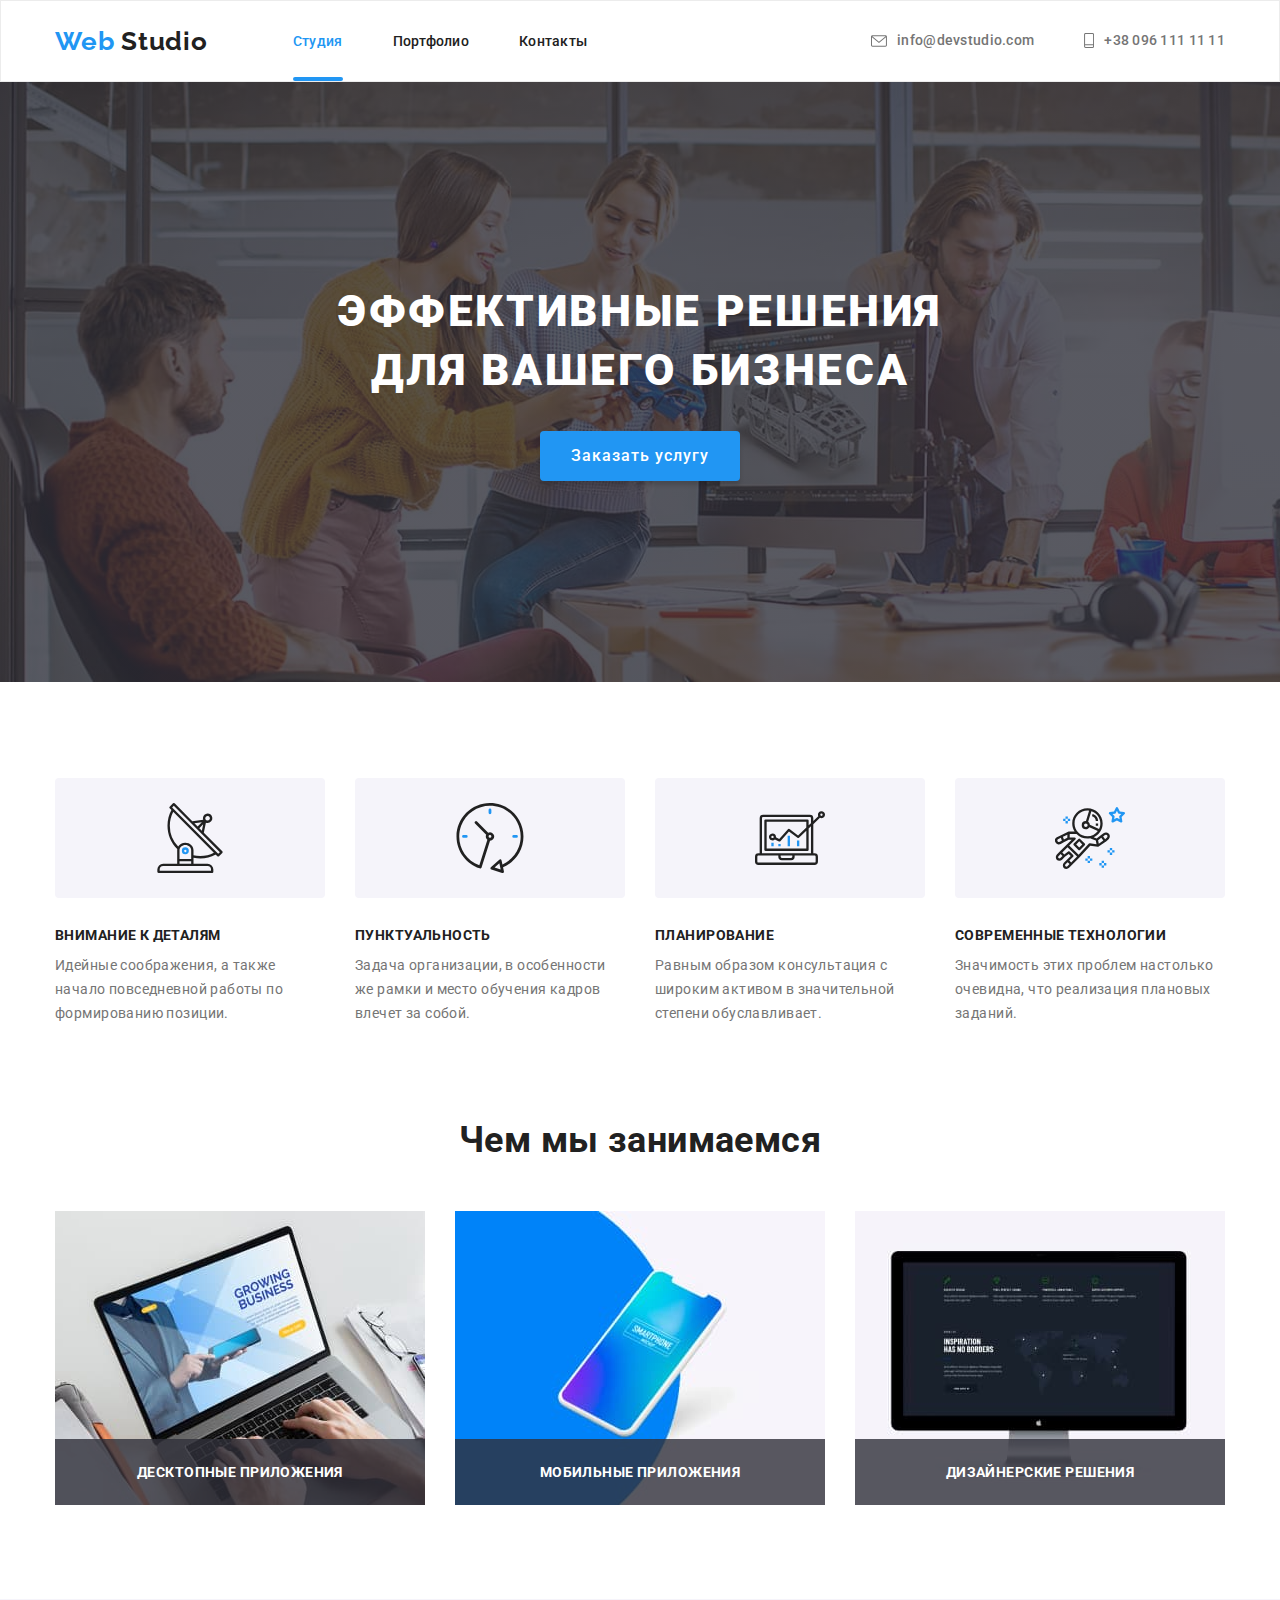
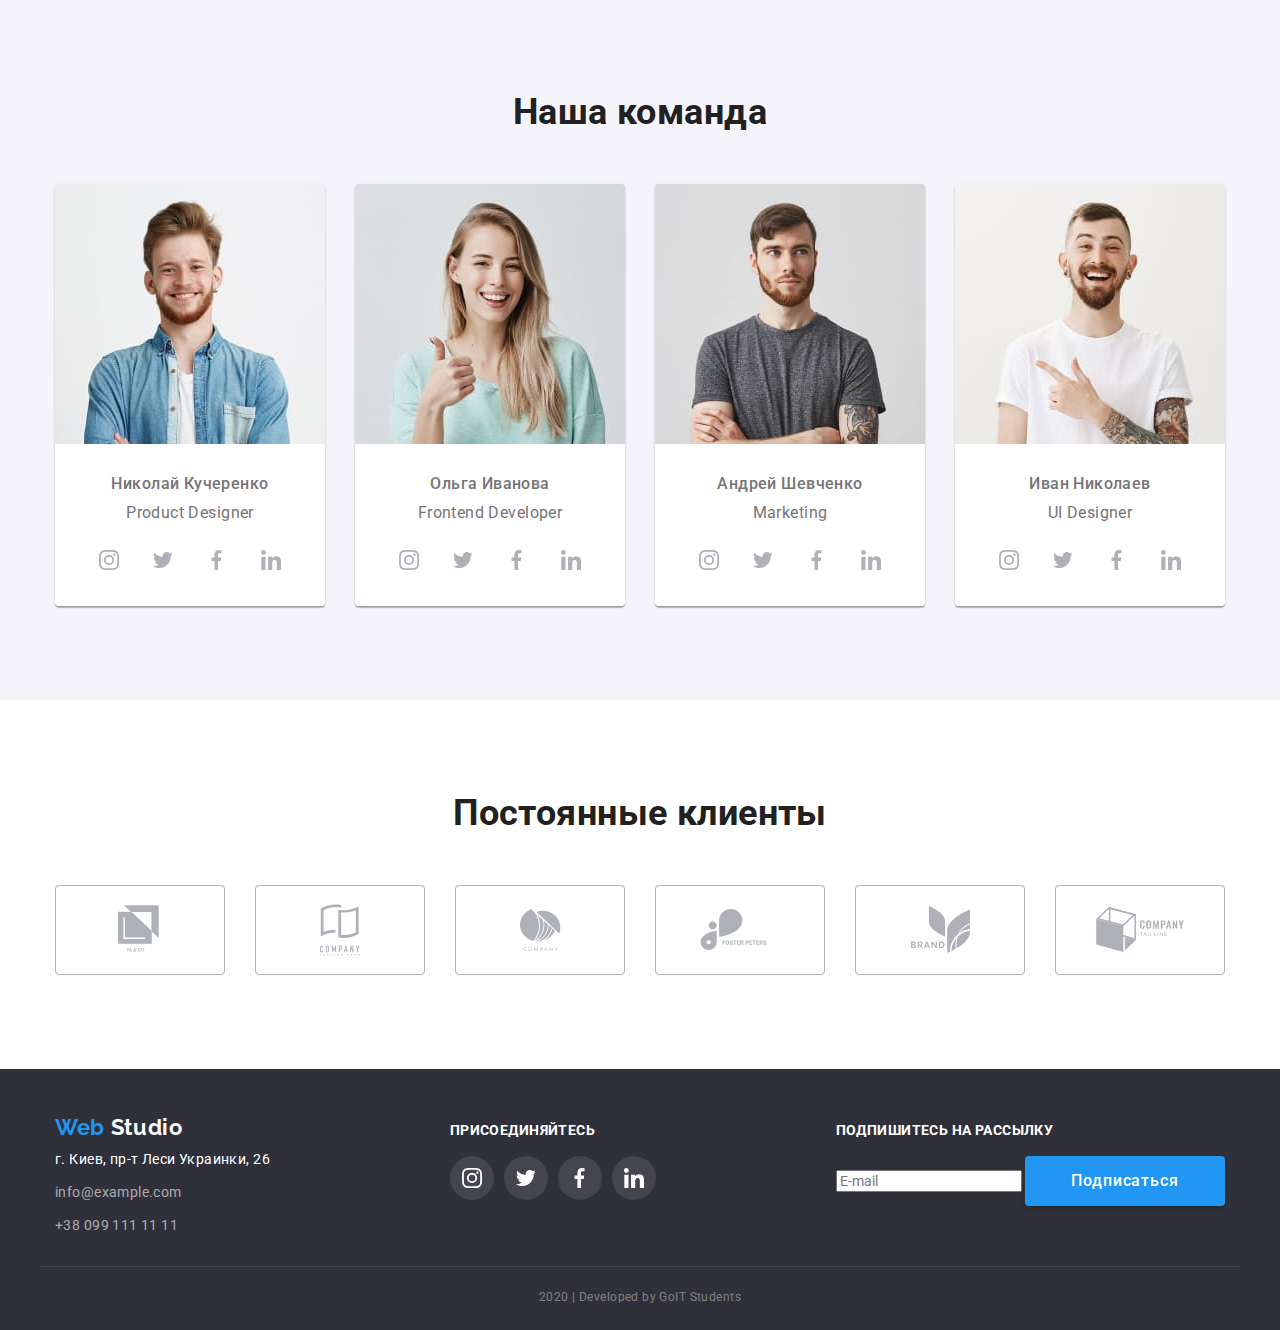
<file: index.html>
<!DOCTYPE html>
<html lang="ru">
  <head>
    <meta charset="UTF-8" />
    <meta name="viewport" content="width=device-width, initial-scale=1.0" />
    <title>Web Studio</title>
    <link
      rel="stylesheet"
      href="https://fonts.googleapis.com/css2?family=Raleway:wght@700&family=Roboto:wght@400;500;700;900&display=swap"
    />
    <link
      rel="stylesheet"
      href="https://cdnjs.cloudflare.com/ajax/libs/modern-normalize/0.6.0/modern-normalize.min.css"
    />
    <link rel="stylesheet" href="./css/styles.css" />
  </head>

  <body class="page">
    <!-- Header -->
    <header>
      <div class="container header-items">
        <p class="logo">
          <span class="logo-blue">Web</span>

          <span class="logo-black"> Studio</span>
        </p>

        <nav class="banner-main">
          <ul class="site-nav nav-list">
            <li class="link-main nav-item">
              <a href="" class="link-strip active-link">Студия</a>
            </li>
            <li class="link-main nav-item">
              <a href="./portfolio.html" class="link-strip">Портфолио</a>
            </li>
            <li class="link-main nav-item">
              <a href="" class="link-strip">Контакты</a>
            </li>
          </ul>
        </nav>
        <ul class="contacts-list">
          <li class="contacts-item">
            <!-- <img src="./img/envelope(hover).svg" alt="The envelope" /> -->
            <!-- class="contact" -->
            <a class="contacts-item-link" href="mailto:info@devstudio.com">
              <svg class="icon-mail">
                <use href="./img/sprite.svg#envelopehover"></use>
              </svg>
              info@devstudio.com</a
            >
          </li>
          <li class="contacts-item">
            <!-- <img src="./img/phone.svg" alt="Phone" /> -->

            <a class="contacts-item-link" href="tel:+380961111111"
              ><svg class="icon-phone">
                <use href="./img/sprite.svg#phone"></use>
              </svg>
              +38 096 111 11 11</a
            >
          </li>
        </ul>
      </div>
    </header>
    <main>
      <!-- Banner -->

      <div class="hero-banner">
        <section class="hero">
          <h1 class="hero-title">
            ЭФФЕКТИВНЫЕ РЕШЕНИЯ <br />ДЛЯ ВАШЕГО БИЗНЕСА
          </h1>
          <button type="button" class="button primary">Заказать услугу</button>
        </section>
      </div>
      <!-- Our advantages -->
      <section class="section">
        <div class="container">
          <h2 class="advantages">Наши преймущенства</h2>
          <ul class="advantages-list">
            <li class="advantages-item">
              <div class="advantages-img">
                <svg class="icon">
                  <use href="./img/sprite.svg#Antenna"></use>
                </svg>
                <!-- <img src="./img/Antenna.svg" alt="Antenna" /> -->
              </div>
              <h2 class="section-title">ВНИМАНИЕ К ДЕТАЛЯМ</h2>
              <p class="text-p">
                Идейные соображения, а также <br />
                начало повседневной работы по <br />
                формированию позиции.
              </p>
            </li>
            <li class="advantages-item">
              <div class="advantages-img">
                <svg class="icon">
                  <use href="./img/sprite.svg#Clock"></use>
                </svg>
              </div>
              <h2 class="section-title">ПУНКТУАЛЬНОСТЬ</h2>
              <p class="text-p">
                Задача организации, в особенности <br />
                же рамки и место обучения кадров <br />
                влечет за собой.
              </p>
            </li>
            <li class="advantages-item">
              <div class="advantages-img">
                <svg class="icon">
                  <use href="./img/sprite.svg#Schedule"></use>
                </svg>
              </div>
              <h2 class="section-title">ПЛАНИРОВАНИЕ</h2>
              <p class="text-p">
                Равным образом консультация с <br />
                широким активом в значительной <br />степени обуславливает.
              </p>
            </li>
            <li class="advantages-item">
              <div class="advantages-img">
                <svg class="icon">
                  <use href="./img/sprite.svg#Modernity"></use>
                </svg>
              </div>
              <h2 class="section-title">СОВРЕМЕННЫЕ ТЕХНОЛОГИИ</h2>
              <p class="text-p">
                Значимость этих проблем настолько <br />очевидна, что реализация
                плановых <br />
                заданий.
              </p>
            </li>
          </ul>
        </div>
      </section>
      <!-- Line class -->

      <!-- <section class="section-do">
        <div class="container">
          <h3 class="advantages">
            Чем мы занимаемся
          </h3>
          <ul class="do-list">
            <li class="do-item">
              <a href="#" class="do-link">
                <div class="advantages-img">
                  <img src="./img/laptop.jpg" alt="Laptop" />
                </div>
                <h2 class="section-title">ДЕСКТОПНЫЕ ПРИЛОЖЕНИЯ</h2>
              </a>
            </li>
            <li class="do-item">
              <a href="#" class="do-link">
                <div class="advantages-img">
                  <img src="./img/box.jpg" alt="Smartphone" />
                </div>
                <h2 class="section-title">МОБИЛЬНЫЕ ПРИЛОЖЕНИЯ</h2>
              </a>
            </li>
            <li class="do-item">
              <a href="#" class="do-link">
                <div class="advantages-img">
                  <img src="./img/monitor.jpg" alt="IMac" />
                </div>
                <h2 class="section-title">ДИЗАЙНЕРСКИЕ РЕШЕНИЯ</h2>
              </a>
            </li>
          </ul>
        </div>
      </section> -->
      <section class="section-do">
        <div class="container-line">
          <h2 class="advantages">Чем мы занимаемся</h2>
          <ul class="do-list">
            <li class="do-item">
              <a class="do-link" href="#">
                <div>
                  <img src="./img/laptop.jpg" alt="Изображение ноутбука" />
                </div>
                <h2 class="section-title">Десктопные приложения</h2>
              </a>
            </li>
            <li class="do-item">
              <a class="do-link" href="#">
                <div>
                  <img src="./img/box.jpg" alt="Изображение телефона" />
                </div>
                <h2 class="section-title">Мобильные приложения</h2>
              </a>
            </li>
            <li class="do-item">
              <a class="do-link" href="#">
                <div>
                  <img src="./img/monitor.jpg" alt="Изображение монитора" />
                </div>
                <h2 class="section-title">Дизайнерские решения</h2>
              </a>
            </li>
          </ul>
        </div>
      </section>

      <!-- Наша команда  -->
      <section class="comand">
        <div class="container">
          <h3 class="advantages">Наша команда</h3>
          <ul class="comand-list">
            <li class="comand-item">
              <div class="comand-img">
                <img src="./img/team-1.jpg" alt="Human" />
              </div>
              <div class="comand-info">
                <h4 class="name-people">Николай Кучеренко</h4>
                <p class="text-par">Product Designer</p>
                <ul class="social">
                  <li class="social-item">
                    <a class="social-item-link" href="">
                      <svg class="icon-social">
                        <use href="./img/sprite.svg#instagram"></use></svg
                    ></a>
                  </li>
                  <li class="social-item">
                    <a class="social-item-link" href=""
                      ><svg class="icon-social">
                        <use href="./img/sprite.svg#Twitter"></use>
                      </svg>
                    </a>
                  </li>
                  <li class="social-item">
                    <a class="social-item-link" href=""
                      ><svg class="icon-social">
                        <use href="./img/sprite.svg#Facebook"></use></svg
                    ></a>
                  </li>
                  <li class="social-item">
                    <a class="social-item-link" href=""
                      ><svg class="icon-social">
                        <use href="./img/sprite.svg#linkedin"></use></svg
                    ></a>
                  </li>
                </ul>
              </div>
            </li>

            <li class="comand-item">
              <div class="comand-img">
                <img src="./img/team-2.jpg" alt="Human" />
              </div>
              <div class="comand-info">
                <h4 class="name-people">Ольга Иванова</h4>
                <p class="text-par">Frontend Developer</p>
                <ul class="social">
                  <li class="social-item">
                    <a class="social-item-link" href="">
                      <svg class="icon-social">
                        <use href="./img/sprite.svg#instagram"></use></svg
                    ></a>
                  </li>
                  <li class="social-item">
                    <a class="social-item-link" href=""
                      ><svg class="icon-social">
                        <use href="./img/sprite.svg#Twitter"></use>
                      </svg>
                    </a>
                  </li>
                  <li class="social-item">
                    <a class="social-item-link" href=""
                      ><svg class="icon-social">
                        <use href="./img/sprite.svg#Facebook"></use></svg
                    ></a>
                  </li>
                  <li class="social-item">
                    <a class="social-item-link" href=""
                      ><svg class="icon-social">
                        <use href="./img/sprite.svg#linkedin"></use></svg
                    ></a>
                  </li>
                </ul>
              </div>
            </li>
            <li class="comand-item">
              <div class="comand-img">
                <img src="./img/team-3.jpg" alt="Human" />
              </div>
              <div class="comand-info">
                <h4 class="name-people">Андрей Шевченко</h4>
                <p class="text-par">Marketing</p>
                <ul class="social">
                  <li class="social-item">
                    <a class="social-item-link" href="">
                      <svg class="icon-social">
                        <use href="./img/sprite.svg#instagram"></use></svg
                    ></a>
                  </li>
                  <li class="social-item">
                    <a class="social-item-link" href=""
                      ><svg class="icon-social">
                        <use href="./img/sprite.svg#Twitter"></use>
                      </svg>
                    </a>
                  </li>
                  <li class="social-item">
                    <a class="social-item-link" href=""
                      ><svg class="icon-social">
                        <use href="./img/sprite.svg#Facebook"></use></svg
                    ></a>
                  </li>
                  <li class="social-item">
                    <a class="social-item-link" href=""
                      ><svg class="icon-social">
                        <use href="./img/sprite.svg#linkedin"></use></svg
                    ></a>
                  </li>
                </ul>
              </div>
            </li>
            <li class="comand-item">
              <div class="comand-img">
                <img src="./img/team-4.jpg" alt="Human" />
              </div>
              <div class="comand-info">
                <h4 class="name-people">Иван Николаев</h4>
                <p class="text-par">UI Designer</p>
                <ul class="social">
                  <li class="social-item">
                    <a class="social-item-link" href="">
                      <svg class="icon-social">
                        <use href="./img/sprite.svg#instagram"></use></svg
                    ></a>
                  </li>
                  <li class="social-item">
                    <a class="social-item-link" href=""
                      ><svg class="icon-social">
                        <use href="./img/sprite.svg#Twitter"></use>
                      </svg>
                    </a>
                  </li>
                  <li class="social-item">
                    <a class="social-item-link" href=""
                      ><svg class="icon-social">
                        <use href="./img/sprite.svg#Facebook"></use></svg
                    ></a>
                  </li>
                  <li class="social-item">
                    <a class="social-item-link" href=""
                      ><svg class="icon-social">
                        <use href="./img/sprite.svg#linkedin"></use></svg
                    ></a>
                  </li>
                </ul>
              </div>
            </li>
          </ul>
        </div>
      </section>
      <!-- Постоянные клиенты -->
      <section class="clients">
        <div class="container">
          <h3 class="advantages">Постоянные клиенты</h3>
          <ul class="clients-list">
            <li class="clients-item">
              <a class="clients-item-link" href=""
                ><svg class="clients-icon" width="45px" height="50px">
                  <use href="./img/sprite.svg#clients-1"></use></svg
              ></a>
            </li>
            <li class="clients-item">
              <a class="clients-item-link" href=""
                ><svg class="clients-icon" width="40" height="52">
                  <use href="./img/sprite.svg#clients-2"></use></svg
              ></a>
            </li>
            <li class="clients-item">
              <a class="clients-item-link" href=""
                ><svg class="clients-icon" width="41" height="42.6">
                  <use href="./img/sprite.svg#clients-3"></use></svg
              ></a>
            </li>
            <li class="clients-item">
              <a class="clients-item-link" href="">
                <svg class="clients-icon" width="80" height="42">
                  <use href="./img/sprite.svg#clients-4"></use></svg
              ></a>
            </li>
            <li class="clients-item">
              <a class="clients-item-link" href=""
                ><svg class="clients-icon" width="59" height="47">
                  <use href="./img/sprite.svg#clients-5"></use></svg
              ></a>
            </li>
            <li class="clients-item">
              <a class="clients-item-link" href=""
                ><svg class="clients-icon" width="88.48" height="45.44">
                  <use href="./img/sprite.svg#clients-6"></use></svg
              ></a>
            </li>
          </ul>
        </div>
      </section>
    </main>

    <!-- Футер -->
    <!-- class="footer" -->
    <footer class="option-footer">
      <div class="container">
        <div>
          <a href="" class="logo">
            <span class="logo-blue">Web</span>
            <span class="logo-white">Studio</span>
          </a>

          <address class="address">
            <ul class="address-list">
              <li class="address-item">
                г. Киев, пр-т Леси Украинки, 26
              </li>
              <li class="address-item">
                <a
                  class="address-item-link"
                  href="mailto:info@example.com"
                  class="link-footer"
                  >info@example.com</a
                >
              </li>
              <li class="address-item">
                <a
                  class="address-item-link"
                  href="tel:+380991111111"
                  class="link-footer"
                  >+38 099 111 11 11</a
                >
              </li>
            </ul>
          </address>
        </div>
        <!-- class="join-social" -->
        <div>
          <!-- section-title white -->
          <p class="join">ПРИСОЕДИНЯЙТЕСЬ</p>
          <ul class="social">
            <li class="social-item">
              <a class="social-item-link" href="">
                <svg class="icon-social">
                  <use href="./img/sprite.svg#instagram"></use></svg
              ></a>
            </li>
            <li class="social-item">
              <a class="social-item-link" href=""
                ><svg class="icon-social">
                  <use href="./img/sprite.svg#Twitter"></use>
                </svg>
              </a>
            </li>
            <li class="social-item">
              <a class="social-item-link" href=""
                ><svg class="icon-social">
                  <use href="./img/sprite.svg#Facebook"></use></svg
              ></a>
            </li>
            <li class="social-item">
              <a class="social-item-link" href=""
                ><svg class="icon-social">
                  <use href="./img/sprite.svg#linkedin"></use></svg
              ></a>
            </li>
          </ul>
        </div>
        <div class="join-form">
          <p class="join">ПОДПИШИТЕСЬ НА РАССЫЛКУ</p>
          <input type="text" placeholder="E-mail" name="Email" />
          <input type="submit" value="Подписаться" class="button primary" />
        </div>
      </div>
      <small class="copy">2020 | Developed by GoIT Students</small>
    </footer>
  </body>
</html>
</file>
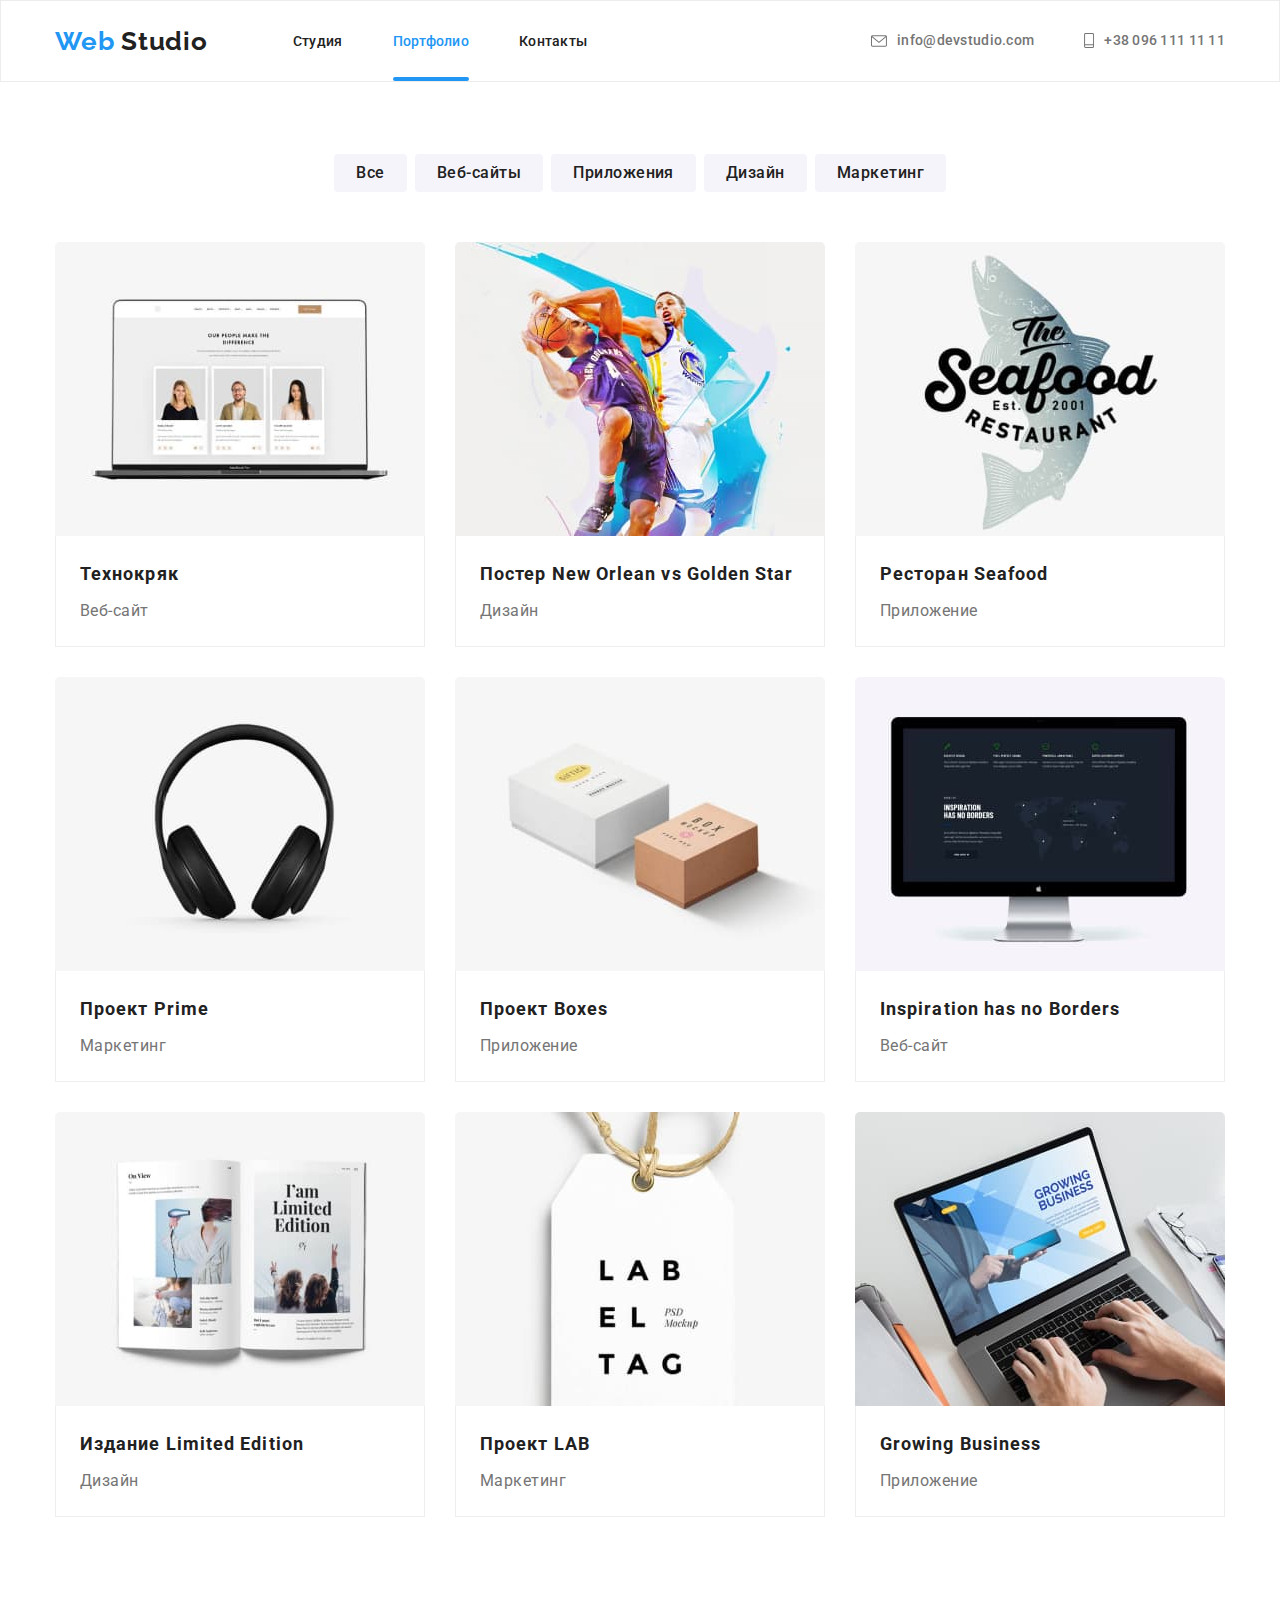
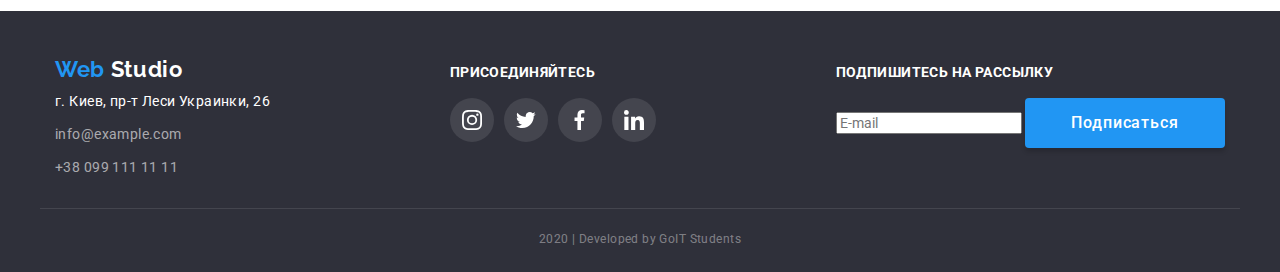
<file: portfolio.html>
<!DOCTYPE html>
<html lang="ru">
  <head>
    <meta charset="UTF-8" />
    <meta name="viewport" content="width=device-width, initial-scale=1.0" />
    <title>Portfolio</title>
    <link
      rel="stylesheet"
      href="https://fonts.googleapis.com/css2?family=Raleway:wght@700&family=Roboto:wght@400;500;700;900&display=swap"
    />
    <link
      rel="stylesheet"
      href="https://cdnjs.cloudflare.com/ajax/libs/modern-normalize/0.6.0/modern-normalize.min.css"
    />
    <link rel="stylesheet" href="./css/styles.css" />
  </head>

  <body>
    <!-- Header -->
    <header class="page-header">
      <!-- header-items -->
      <div class="container header-items">
        <p class="logo">
          <span class="logo-blue">Web</span>

          <span class="logo-black"> Studio</span>
        </p>

        <nav class="banner-main">
          <ul class="site-nav nav-list">
            <li class="link-main nav-item">
              <a href="./index.html" class="link-strip">
                Студия
              </a>
            </li>
            <li class="link-main nav-item">
              <a href="./portfolio.html" class="link-strip active-link"
                >Портфолио</a
              >
            </li>
            <li class="link-main nav-item">
              <a href="" class="link-strip">Контакты</a>
            </li>
          </ul>
        </nav>
        <ul class="contacts-list">
          <li class="contacts-item">
            <!-- <img src="./img/envelope(hover).svg" alt="The envelope" /> -->
            <!-- class="contact" -->
            <a class="contacts-item-link" href="mailto:info@devstudio.com">
              <svg class="icon-mail">
                <use href="./img/sprite.svg#envelopehover"></use>
              </svg>
              info@devstudio.com</a
            >
          </li>
          <li class="contacts-item">
            <!-- <img src="./img/phone.svg" alt="Phone" /> -->

            <a class="contacts-item-link" href="tel:+380961111111"
              ><svg class="icon-phone">
                <use href="./img/sprite.svg#phone"></use>
              </svg>
              +38 096 111 11 11</a
            >
          </li>
        </ul>
      </div>
    </header>
    <!-- Portfolio -->
    <main>
      <section class="all-works">
        <div class="container">
          <h1 class="port">Portfolio</h1>
          <ul class="filters-list">
            <li class="filters-item">
              <button type="button" class="button secondary">Все</button>
            </li>
            <li class="filters-item">
              <button type="button" class="button secondary">Веб-сайты</button>
            </li>
            <li class="filters-item">
              <button type="button" class="button secondary">Приложения</button>
            </li>
            <li class="filters-item">
              <button type="button" class="button secondary">Дизайн</button>
            </li>
            <li class="filters-item">
              <button type="button" class="button secondary">Маркетинг</button>
            </li>
          </ul>
          <ul class="works">
            <li class="works-item">
              <a href="" class="item-link">
                <div class="item-image">
                  <img src="./img/picture-1.jpg" alt="picture-1" />
                  <p class="text-inside">
                    Технокряк это современная площадка распространения
                    коронавируса. Компании используют эту платформу для
                    цифрового шпионажа и атак на защищённые сервера конкурентов.
                  </p>
                </div>
                <div class="item-info">
                  <h2 class="info-text">Технокряк</h2>
                  <p class="par-port">Веб-сайт</p>
                </div>
              </a>
            </li>
            <li class="works-item">
              <a href="" class="item-link">
                <div class="item-image">
                  <img src="./img/picture-2.jpg" alt="picture-2" />
                  <p class="text-inside">
                    Технокряк это современная площадка распространения
                    коронавируса. Компании используют эту платформу для цифрового
                    шпионажа и атак на защищённые сервера конкурентов.
                  </p>
                </div>
                <div class="item-info">
                  <h2 class="info-text">Постер New Orlean vs Golden Star</h2>
                  <p class="par-port">Дизайн</p>
                </div>
               
                </p>
              </a>
            </li>
            <li class="works-item">
              <a href="" class="item-link">
                <div class="item-image">
                  <img src="./img/picture-3.jpg" alt="picture-3" />
                  <p class="text-inside">
                  Технокряк это современная площадка распространения
                  коронавируса. Компании используют эту платформу для цифрового
                  шпионажа и атак на защищённые сервера конкурентов.
                </p>
                </div>
                <div class="item-info">
                  <h2 class="info-text">Ресторан Seafood</h2>
                  <p class="par-port">Приложение</p>
                </div>
                
                </p>
              </a>
            </li>
            <li class="works-item">
              <a href="" class="item-link">
                <div class="item-image">
                  <img src="./img/picture-4.jpg" alt="picture-4" />
                  <p class="text-inside">
                  Технокряк это современная площадка распространения
                  коронавируса. Компании используют эту платформу для цифрового
                  шпионажа и атак на защищённые сервера конкурентов.
                </p>
                </div>
                <div class="item-info">
                  <h2 class="info-text">Проект Prime</h2>
                  <p class="par-port">Маркетинг</p>
                </div>
               
                </p>
              </a>
            </li>
            <li class="works-item">
              <a href="" class="item-link">
                <div class="item-image">
                  <img src="./img/picture-5.jpg" alt="picture-5" />
                  <p class="text-inside">
                  Технокряк это современная площадка распространения
                  коронавируса. Компании используют эту платформу для цифрового
                  шпионажа и атак на защищённые сервера конкурентов.
                </p>
                </div>
                <div class="item-info">
                  <h2 class="info-text">Проект Boxes</h2>
                  <p class="par-port">Приложение</p>
                </div>
               
              </a>
            </li>
            <li class="works-item">
              <a href="" class="item-link">
                <div class="item-image">
                  <img src="./img/picture-6.jpg" alt="picture-6" />
                  <p class="text-inside">
                  Технокряк это современная площадка распространения
                  коронавируса. Компании используют эту платформу для цифрового
                  шпионажа и атак на защищённые сервера конкурентов.
                </p>
                </div>
                <div class="item-info">
                  <h2 class="info-text">Inspiration has no Borders</h2>
                  <p class="par-port">Веб-сайт</p>
                </div>
               
              </a>
            </li>
            <li class="works-item">
              <a href="" class="item-link">
                <div class="item-image">
                  <img src="./img/picture-7.jpg" alt="picture-7" />
                  <p class="text-inside">
                  Технокряк это современная площадка распространения
                  коронавируса. Компании используют эту платформу для цифрового
                  шпионажа и атак на защищённые сервера конкурентов.
                </p>
                </div>
                <div class="item-info">
                  <h2 class="info-text">Издание Limited Edition</h2>
                  <p class="par-port">Дизайн</p>
                </div>
               
              </a>
            </li>
            <li class="works-item">
              <a href="" class="item-link">
                <div class="item-image">
                  <img src="./img/picture-8.jpg" alt="picture-8" />
                  <p class="text-inside">
                  Технокряк это современная площадка распространения
                  коронавируса. Компании используют эту платформу для цифрового
                  шпионажа и атак на защищённые сервера конкурентов.
                </p>
                </div>
                <div class="item-info">
                  <h2 class="info-text">Проект LAB</h2>
                  <p class="par-port">Маркетинг</p>
                </div>
              
              </a>
            </li>
            <li class="works-item">
              <a href="" class="item-link">
                <div class="item-image">
                  <img src="./img/picture-9.jpg" alt="picture-9" />
                  <p class="text-inside">
                  Технокряк это современная площадка распространения
                  коронавируса. Компании используют эту платформу для цифрового
                  шпионажа и атак на защищённые сервера конкурентов.
                </p>
                </div>
                <div class="item-info">
                  <h2 class="info-text">Growing Business</h2>
                  <p class="par-port">Приложение</p>
                </div>
              
              </a>
            </li>
          </ul>
        </div>
      </section>
    </main>
    <!-- Footer -->
    <footer class="option-footer">
      <div class="container">
        <div>
          <a href="" class="logo">
            <span class="logo-blue">Web</span>
            <span class="logo-white">Studio</span>
          </a>
    
          <address class="address">
            <ul class="address-list">
              <li class="address-item">
                г. Киев, пр-т Леси Украинки, 26
              </li>
              <li class="address-item">
                <a class="address-item-link" href="mailto:info@example.com" class="link-footer">info@example.com</a>
              </li>
              <li class="address-item">
                <a class="address-item-link" href="tel:+380991111111" class="link-footer">+38 099 111 11 11</a>
              </li>
            </ul>
          </address>
        </div>
        <!-- class="join-social" -->
        <div>
          <!-- section-title white -->
          <p class="join">ПРИСОЕДИНЯЙТЕСЬ</p>
          <ul class="social">
            <li class="social-item">
              <a class="social-item-link" href="">
                <svg class="icon-social">
                  <use href="./img/sprite.svg#instagram"></use>
                </svg></a>
            </li>
            <li class="social-item">
              <a class="social-item-link" href=""><svg class="icon-social">
                  <use href="./img/sprite.svg#Twitter"></use>
                </svg>
              </a>
            </li>
            <li class="social-item">
              <a class="social-item-link" href=""><svg class="icon-social">
                  <use href="./img/sprite.svg#Facebook"></use>
                </svg></a>
            </li>
            <li class="social-item">
              <a class="social-item-link" href=""><svg class="icon-social">
                  <use href="./img/sprite.svg#linkedin"></use>
                </svg></a>
            </li>
          </ul>
        </div>
        <div class="join-form">
          <p class="join">ПОДПИШИТЕСЬ НА РАССЫЛКУ</p>
          <input type="text" placeholder="E-mail" name="Email" />
          <input type="submit" value="Подписаться" class="button primary" />
        </div>
      </div>
      <small class="copy">2020 | Developed by GoIT Students</small>
    </footer>
    </body>
    
    </html>
</file>
<file: css/styles.css>
:root {
  --hero-text-color: #ffffff;
  --title-text-color: #212121;
  --par-color: #757575;
  --active-color: #2196f3;
  --bgc-color: #f5f4fa;
  --bgc-sites: #afb1b8;
  --footer-color:#2f303a;
  --hover-animation: 250ms cubic-bezier(0.4, 0, 0.2, 1);
}
}

/* BODY */
.page {
  background-color: var(--hero-text-color);
  color: var(--par-color);
}
/* Site nav */
.site-nav {
  font-family: Roboto;
  font-style: normal;
  font-weight: 500;
  font-size: 14px;
  line-height: 16px;
  letter-spacing: 0.02em;
}
.site-nav .link {
  color: var(--title-text-color);
}

.site-nav .link:hover,
.site-nav .link:focus {
  color: var(--active-color);
}

.site-nav .link.current {
  color: var(--active-color);
}
/* LOGO */
/* .logo {
  font-family: "Raleway", sans-serif;
  color: var(--title-text-color);
  font-size: 26px;
  font-weight: 700;
  line-height: 1.19;
  letter-spacing: 0.03em;
  margin-right: 85px;
  align-items: center;
  display: flex; */
  .logo {
  font-family: 'Raleway', sans-serif;
  color: var(--additional-text-color);
  font-size: 26px;
  font-weight: 700;
  line-height: 1.19;
  letter-spacing: 0.03em;
  margin-right: 85px;
}
}
.logo-white {
  color: var(--hero-text-color);
}
.logo-blue {
  color: var(--active-color);
  
}

.logo-black {
  color: var(--title-text-color);
}

/* .logo:focus,
.logo:hover {
  color: var(--title-text-color);
} */
/* Global */
a {
  text-decoration: none;
}
ul {
  list-style: none;
}
/* Contact with us */
.contact {
  margin-left: 10px;
  font-family: Roboto;
  font-style: normal;
  font-weight: 500;
  font-size: 14px;
  line-height: 16px;
  letter-spacing: 0.02em;
  color: var(--par-color);

  align-items: center;
}
.contact:hover,
.contact:focus {
  color: var(--active-color);
}
.section-title {
  color: var(--title-text-color);
  font-family: Roboto;
  font-style: normal;
  font-weight: bold;
  font-size: 14px;
  line-height: 16px;
  letter-spacing: 0.03em;
}
/* Hero */
/* Временно черный так как фон белый */
.hero-title {
  color: var(--hero-text-color);
  font-family: Roboto;
  font-style: normal;
  font-weight: 900;
  font-size: 44px;
  line-height: 135%;
  letter-spacing: 0.06em;
  text-align: center;
  margin-bottom: 30px;
}

/* Button */
.button {
  color: var(--title-text-color);
  background-color: var(--hero-text-color);
  font-family: Roboto;
  font-style: normal;

  font-size: 16px;
  font-weight: 500;
  line-height: 1.87;
  letter-spacing: 0.06em;
  text-align: center;

  cursor: pointer;
  min-width: 200px;
  min-height: 50px;
  border: 1px transparent;
  border-radius: 4px;
  transition: var(--hover-animation);
}

.button.primary {
  background-color: var(--active-color);
  color: var(--hero-text-color);
 
  box-shadow: 0px 4px 4px rgba(0, 0, 0, 0.15);
  font-size: 16px;
    font-weight: 500;
    line-height: 1.87;
    letter-spacing: 0.06em;
   
    cursor: pointer;
    min-width: 200px;
    min-height: 50px;
    border: 1px transparent;
    border-radius: 4px;
    
}
}
}
.button.secondary {
  color: var(--title-text-color);
  background-color: var(--bgc-color);
  border: 0px;
  font-weight: 500;
  font-size: 16px;
  line-height: 26px;
}
.button.primary:hover,
.button.primary:focus {
  color: #dae4b7;
}
.button.secondary:hover,
.button.secondary:focus {
  color: var(--hero-text-color);
  background-color: var(--active-color);
}
/* Our advantages */
.text-p {
  font-family: Roboto;
  font-style: normal;
  font-weight: normal;
  font-size: 14px;
  line-height: 24px;
}
.text-p.white {
  color: var(--hero-text-color);
}

/* Пока что черный так как фон белый и не видно белый текст */
/* .section-title.color {
  /* color: var(--title-text-color); */
} 


.sites {
  color: var(--bgc-sites);
  background-color: var(--hero-text-color);
}
.sites:hover,
.sites:focus {
  color: var(--hero-text-color);
  background-color: var(--active-color);
}

.footer {
  background: #2f303a;
}
.link-footer {
  font-family: Roboto;
  font-style: normal;
  font-weight: normal;
  font-size: 14px;
  line-height: 24px;
  color: rgba(255, 255, 255, 0.6);
}
.link-footer:hover,
.link-footer:focus {
  color: var(--active-color);
}
.section-title.white {
  color: var(--hero-text-color);
}

.sites.footer {
  background: rgba(255, 255, 255, 0.1);
}
.sites.footer:hover,
.sites.footer:focus {
  color: var(--hero-text-color);
  background-color: var(--active-color);
}
.developed {
  font-family: Roboto;
  font-style: normal;
  font-weight: normal;
  font-size: 12px;
  line-height: 24px;
  color: rgba(255, 255, 255, 0.4);
  text-align: center;
}
.port {
  display: none;
}
.potr-text {
  font-family: Roboto;
  font-style: normal;
  font-weight: bold;
  font-size: 18px;
  line-height: 36px;
  color: var(--title-text-color);
}
.par-port {
  color: var(--par-color);
  font-family: Roboto;
  font-style: normal;
  font-weight: normal;
  font-size: 16px;
  line-height: 30px;
  letter-spacing: 0.03em;
}
.text-inside {
  font-family: Roboto;
  font-style: normal;
  font-weight: normal;
  font-size: 18px;
  line-height: 28px;
  letter-spacing: 0.03em;
  /* Временно черный так как фон белый */
  color: var(--title-text-color);
}

/* geometry */
.container {
  width: 1200px;
  margin-top: 0px;
  margin-bottom: 0px;
  margin-left: auto;
  margin-right: auto;
  padding-top: 93px;
  padding-right: 15px;
  padding-bottom: 94px;
  padding-left: 15px;
}
/* Header */
.site-main {
  display: flex;
}
.link-main {
  margin-right: 50px;
}
.link-main:last-child {
  margin-right: 0;
}
.header-items {
  height: 80px;
}
header {
  font-size: 14px;
  line-height: 1.14;
  font-weight: 500;
  letter-spacing: 0.02em;
  border: 1px solid #ececec;
}
/* Banner */
/* .hero {
  text-align: center;
  padding-top: 200px;
  padding-bottom: 200px;
  background-color: slategray;
} */
header .container {
  display: flex;
  align-items: center;
}
header .container,
footer .container {
  padding-top: 0px;
  padding-bottom: 0px;
}
.link-main.nav-item .link {
  display: block;
  line-height: 80px;
}
.container.header-items {
  align-items: center;
}
.contack-main {
  display: flex;
}
.banner-main {
  display: flex;
}
.site-main {
  margin-left: 85px;
}
/* Contacts */
.contacts-list {
  display: flex;
  margin-left: auto;
}
ul {
  list-style: none;
  padding-left: 0px;
  margin: 0px;
}
.contacts-item:not(:last-child) {
  margin-right: 50px;
}
.contacts-item {
  display: flex;
  align-items: center;
}
.contacts-item a {
  align-items: center;
  color: var(--par-color);
}
.svg {
  display: flex;
  align-items: center;
}
footer .container {
  display: flex;
  align-items: baseline;
  justify-content: space-between;
  border-bottom: 1px solid rgba(255, 255, 255, 0.1);
  padding-top: 45px;
  padding-bottom: 28px;
}

.nav-list {
  display: flex;
}
.nav-item:not(:last-child) {
  margin-right: 50px;
}
.nav-item a {
  display: block;
  color: var(--title-text-color);
  padding-top: 32px;
  padding-bottom: 32px;
}
h1,
h2,
h3,
h4,
h5,
h6,
p {
  margin-top: 0px;
  margin-bottom: 0px;
}
body {
    font-family: 'Roboto', sans-serif;
    color: var(--par-color);
    font-size: 14px;
    line-height: 1.71;
    letter-spacing: 0.03em;
}
/* Our advantages */
.section .advantages {
    opacity: 0;
    margin-top: 0px;
    margin-bottom: 0px;
}
.advantages {
    color: var(--title-text-color);
    font-size: 36px;
    line-height: 1.16;
    font-weight: 700;
    text-align: center;
    margin-bottom: 50px;
}
.advantages-list {
    display: flex;
}
.section ul {
    list-style-type: none;
}
.advantages-item:not(:last-child) {
    margin-right: 30px;
}
.section .advantages-img {
    background: #f5f4fa;
    border-radius: 4px;
    margin-bottom: 30px;
}
.section .advantages-img img {
  display: block;
  margin: 0 auto;
  padding-top: 25px;
  padding-bottom: 25px;
}
.section .text-p {
  text-align: left;
}
.text-p {
  font-size: 14px;
    line-height: 1.71;
}
.section .container {
  padding-top: 54px;
}

.section .section-title {
  line-height: 1.14;
  margin-bottom: 10px;
}

 .text-p {
  min-width: 270px;
}
/* .section-title.heading {
  font-size: 36px;
  line-height: 42px;
  text-align: center;
  letter-spacing: 0.03em;
} */
.section-title.heading {
  color: var(--title-text-color);
    font-size: 36px;
    line-height: 1.16;
    font-weight: 700;
    text-align: center;
    margin-bottom: 50px;

}
.do-list {
display: flex;
    justify-content: space-between;
}
}
.section-do ul {
    list-style-type: none;
}

.do-item {
  display: block;
    position: relative;
}
.do-link {

}
.section-do  a {
    text-decoration: none;
}
.section-do .section-title {
  text-align: center;
    padding-top: 27px;
    padding-bottom: 27px;
    color: #ffffff;
    background-color: rgba(47, 48, 58, 0.8);
    width: 100%;
    position: absolute;
    left: 0px;
    bottom: 0px;
    margin: 0 auto;
}
/* TEAM */
/* .text-par {
  font-family: Roboto;
  font-style: normal;
  font-weight: normal;
  font-size: 16px;
  line-height: 19px;
  text-align: center;
  letter-spacing: 0.03em;
} */
/* .name-people {
  font-family: Roboto;
  font-style: normal;
  font-weight: 500;
  font-size: 16px;
  line-height: 19px;
  text-align: center;
  letter-spacing: 0.03em;
  color: var(--title-text-color);
} */
.comand ul {
  list-style: none;
}
.comand {
   font-size: 16px;
  text-align: center;
  line-height: 1.19;
  background: var(--bgc-color);
}
.comand-list {
  display: flex;
  justify-content: space-between;
}
.comand-item {
   border-radius: 4px;
  box-shadow: 0px 2px 1px rgba(0, 0, 0, 0.2), 0px 1px 1px rgba(0, 0, 0, 0.14), 0px 1px 3px rgba(0, 0, 0, 0.12);
  overflow: hidden;
}
.comand-info {
  text-align: center;
  padding: 30px 32px 24px;
  background:var(--hero-text-color);
}
.comand .name-people {
    font-size: 16px;
  font-weight: 500;
  text-transform: none;
  margin-bottom: 10px;
}
.comand .text-par {
   font-size: 16px;
  line-height: 1.19;
  margin-bottom: 16px;
}
.social {
    display: flex;
    justify-content: space-between;
}
.social-item a:hover,
.social-item a:focus {
  background-color: var(--active-color);
}
.social-item a {
  display: block;
  padding: 12px;
  border-radius: 50%;
}
/* Clients */
.clients ul {
  list-style-type: none;
}
.clients-list {
  display: flex;
  justify-content: space-between;
}
/* .clients-item {
  display: block;
  border: 1px solid #afb1b8;
  border-radius: 4px;
}
.clients-item a {
  display: flex;
  align-items: center;
  justify-content: center;
  border: 1px solid #afb1b8;
  border-radius: 4px;
  height: 90px;
  width: 170px;
} */

.clients-item a:hover,
.clients-item a:focus {
  border-color: var(--active-color);
}
/* FOOTER */
footer {
  color: #ffffff;
  background-color:var(--footer-color);
}
footer .container {
  display: flex;
  align-items: baseline;
  justify-content: space-between;
  border-bottom: 1px solid rgba(255, 255, 255, 0.1);
  padding-top: 45px;
  padding-bottom: 28px;
}

footer a {
  text-decoration: none;
  display: block;
}
footer .logo {
  color: #ffffff;
  font-size: 22px;
  margin-right: 0px;
  margin-bottom: 8px;
}
.address-list li:not(:last-child) {
  margin-bottom: 9px;
}
.address-item {
  font-size: 14px;
  font-style: normal;
}
.address-item a {
  color: rgba(255, 255, 255, 0.6);
}
.address-item a:hover,
.address-item a:focus {
  color: var(--active-color);
}
footer .join {
  font-size: 14px;
  font-weight: 700;
  line-height: 0.87;
  text-transform: uppercase;
  margin-bottom: 20px;
}
footer .social {
  padding: 0;
}
footer .social-item:not(:last-child) {
  margin-right: 10px;
}
.copy {
  display: block;
  font-size: 12px;
  line-height: 2;
  text-align: center;
  color: rgba(255, 255, 255, 0.4);
  padding-top: 18px;
  padding-bottom: 21px;
}
footer .social-item a {
    background-color: var(--main-text-color); 
}
img {
    display: block;
}
/* PORTFOLIO MAIN */
.all-works .container {
  padding-top: 72px;
}
.all-works h1 {
  line-height: 1;
  opacity: 0;
}
.all-works a {
  display: block;
  text-decoration: none;
}
.all-works ul {
  list-style: none;
}
.filters-list {
  display: flex;
  justify-content: center;
  text-align: center;
  margin-bottom: 50px;
}
.filters-item {
  min-width: 73px;
}
.filters-item:not(:last-child) {
  margin-right: 8px;
}
.all-works .button {
  margin: 0;
  padding: 6px 22px;
  min-width: 73px;
  min-height: 38px;
  letter-spacing: 0.03em;
  line-height: 1.62;
  cursor: pointer;
  /* box-shadow: 0px 2px 2px rgba(0, 0, 0, 0.12), 0px 1px 2px rgba(0, 0, 0, 0.08), 0px 3px 1px rgba(0, 0, 0, 0.1); */
  border-radius: 4px;
}

.secondary {
  
  background:var(--bgc-color);
}
.works {
  display: flex;
  flex-wrap: wrap;
  justify-content: space-between;
  margin: -15px;
}
.works-item {
  display: block;
  width: 370px;
  margin: 15px;
  /* margin-bottom: 30px;
  margin-right: 30px; */
  
  border-radius: 5px 5px 0px 0px;

  position: relative;
}
.works-item:hover,
.works-item:focus {
  box-shadow: 1px 4px 6px rgba(0, 0, 0, 0.16), 0px 4px 4px rgba(0, 0, 0, 0.06), 0px 1px 1px rgba(0, 0, 0, 0.12);
}
/* .works-item:nth-child(3n) {
  margin-right: 0px;
}
.works-item:nth-last-child(-n + 3) {
  margin-bottom: 0px;
} */
.works-item .item-title {
  text-transform: none;
}
.works-item .item-image {
  background-color: rgba(33, 150, 243, 0.9);
  border-radius: 5px 5px 0px 0px;
}
.item-link {
  text-decoration: none;
}

.info-text {
  color: var(--title-text-color);
    font-size: 18px;
  line-height: 2;
    font-weight:700;
   letter-spacing: 0.06em;
    margin-bottom: 4px;
}

.all-works .item-title {
  color: var(--title-text-color);
  font-size: 18px;
  line-height: 2;
  font-weight: 700;
  letter-spacing: 0.06em;
  margin-bottom: 4px;
}
.par-port {
  color: var(--par-color);
  font-size: 16px;
  line-height: 1.87;
  font-weight: 400;
  letter-spacing: 0.03em;
}

/* .all-works .text-inside {
  display: none;
  color: #ffffff;
  font-size: 18px;
  line-height: 1.56;
  width: 100%;
  height: 100%;
  border-radius: 5px 5px 0px 0px;

  padding: 63px 24px; */
}
.item-info {
    border-right: 1px solid #eeeeee;
    border-bottom: 1px solid #eeeeee;
    border-left: 1px solid #eeeeee;
    text-align: left;
    padding: 20px 24px;
}
/* text-align: center;
  padding-top: 200px;
  padding-bottom: 200px;
  /* background-color: slategray;
} */  
.hero-banner {
  
  margin-left: auto;
    margin-right: auto;
    max-width: 1600px;
    height: 600px;
    padding-top: 200px;
  padding-bottom: 200px;
    text-align: center;
    background-image: linear-gradient(0deg, rgba(34, 15, 195, 1) 0%, rgba(47, 48, 58, 0.8) 0%), url(../img/Headerimg.jpg);
    background-repeat: no-repeat;
    background-size: cover;
}
/* SVG  */
.icon {
  /* width: 65.2px;
  height: 70px; */
  width: 70px;
    height: 70px;
  
  
}
.advantages-img {
  display: flex;
    justify-content: center;
    align-items: center;
    height: 120px;
    background-color: var(--bgc-color);
    border-radius: 4px;
}
.icon-mail {
    width: 16px;
    height: 12px;
    margin-right: 10px;
    fill: currentColor;
}
.icon-phone {
  width: 10px;
  height: 15px;
  margin-right: 10px;
  fill: currentColor;
}
.contacts-item a:hover,
.contacts-item a:focus {
  color: var(--active-color);
  fill: var(--active-color);
}
.icon-social {
  width: 20px;
    height: 20px;
    fill: #afb1b8;
}
.social-item a {
  display: flex;
  justify-content: center;
  align-items: center;
  border-radius: 50%;
  width: 44px;
  height: 44px;
}
.social-item a:hover .icon-social,
.social-item a:focus .icon-social {
  fill: #ffffff;
}
.contacts-item a {
  display: flex;
  text-align: center;
}

.container-line {
    width: 1200px;
    margin-top: 0px;
    margin-bottom: 0px;
    margin-left: auto;
    margin-right: auto;
    padding-top: 0px;
    padding-right: 15px;
    padding-bottom: 94px;
    padding-left: 15px;
}
.clients-icon {
    fill: #afb1b8;
}
/* .section-do .container {
  padding-top: 0px;
}
.section-do ul {
  list-style-type: none;
}
.section-do a {
  display: block;
  text-decoration: none;
}
.do-list {
  display: flex;
  justify-content: space-between;
}
.do-item {
  display: block;
  position: relative;
}
.section-do .item-title {
  text-align: center;
  padding-top: 27px;
  padding-bottom: 27px;
  color: #ffffff;
  background-color: rgba(47, 48, 58, 0.8);
  width: 100%;
  position: absolute;
  left: 0px;
  bottom: 0px;
  margin: 0 auto;
} */
.section-do .section-title {
    text-align: center;
    padding-top: 27px;
    padding-bottom: 27px;
    color: #ffffff;
    background-color: rgba(47, 48, 58, 0.8);
    width: 100%;
    position: absolute;
    left: 0px;
    bottom: 0px;
    margin: 0 auto;
}
.section-title {
    color: var(--title-text-color);
    font-size: 14px;
    line-height: 0.87;
    text-transform: uppercase;
}
.clients-item a:hover,
.clients-item a:focus {
  border-color: var(--active-color);
}
.clients-item a:hover .clients-icon,
.clients-item a:focus .clients-icon {
  fill: var(--active-color);
}
.option-footer.join {
font-size: 14px;
    font-weight: 700;
    line-height: 0.87;
    text-transform: uppercase;
    margin-bottom: 20px;
}
/* .option-footer .container {
  display: flex;
  align-items: baseline;
  justify-content: space-between;
  border-bottom: 1px solid rgba(255, 255, 255, 0.1);
  padding-top: 45px;
  padding-bottom: 28px;
} */
.option-footer .social-item a {
    background-color: rgba(255, 255, 255, 0.1);;
}
.social-item a:hover,
.social-item a:focus {
    background-color: var(--active-color);
}
.filters-item:hover,
.filters-item:focus {
  box-shadow: 0px 2px 2px rgba(0, 0, 0, 0.12), 0px 1px 2px rgba(0, 0, 0, 0.08), 0px 3px 1px rgba(0, 0, 0, 0.1);
}
/* Strip header */
.link-strip {
  position: relative;

  display: block;
  color: var(--title-text-color);
  padding-top: 32px;
  padding-bottom: 32px;

  transition: var(--hover-animation);
}

.link-strip.active-link {
  color: var(--active-color);
}

.link-strip.active-link:after {
  position: absolute;
  bottom: 0;

  display: block;
  content: '';
  background-color: var(--active-color);
  height: 4px;
  width: 100%;
  border-radius: 2px;
  transform: scaleX(1);
  opacity: 1;
}
.link-strip:before {
  position: absolute;
  bottom: 0;
  right: 0;
  display: block;
  content: '';
  background-color: var(--active-color);
  height: 4px;
  width: 52%;
  border-radius: 2px;

  opacity: 0;
  transform: scaleX(0);
  transform-origin: right;
  transition: var(--hover-animation);
}
.link-strip:hover:before,
.link-strip:focus:before {
  opacity: 1;
  transform: scaleX(1);
}

.link-strip:after {
  position: absolute;
  bottom: 0;
  left: 0;
  display: block;
  content: '';
  background-color: var(--active-color);
  height: 4px;
  width: 52%;
  border-radius: 2px;

  opacity: 0;
  transform: scaleX(0);
  transform-origin: left;
  transition: var(--hover-animation);
}
.link-strip:hover:after,
.link-strip:focus:after {
  opacity: 1;
  transform: scaleX(1);
}
.link-strip:hover,
.link-strip:focus {
  color: var(--active-color);
}
/* Portfolio .text-inside */
.works-item .text-inside {
  position: absolute;
  opacity: 0;
  top: 100%;
  left: 0;
  z-index: 1;
  transition: var(--hover-animation);
  display: block;
  color: #ffffff;
  font-size: 18px;
  line-height: 1.56;
  text-align: left;
  width: 100%;
  height: 100%;
  padding: 63px 24px;
  border-radius: 5px 5px 0px 0px;
  background-color: rgba(33, 150, 243, 0.9);
}
.works-item {
  display: block;
  width: 370px;
  margin: 15px;
}
.works-item:hover,
.works-item:focus {
  transform: scale(1.01);
}
.all-works .item-link {
  display: block;
  text-decoration: none;
}

.works-item .item-title {
  text-transform: none;
}
.works-item .item-image {
  position: relative;

  border-radius: 5px 5px 0px 0px;
  overflow: hidden;
}

.item-info {
  border-right: 1px solid #eeeeee;
  border-bottom: 1px solid #eeeeee;
  border-left: 1px solid #eeeeee;
  text-align: left;
  padding: 20px 24px;
}
.works-item .item-title {
  color: var(--title-text-color);
  font-size: 18px;
  line-height: 2;
  font-weight: 700;
  letter-spacing: 0.06em;
  margin-bottom: 4px;
}

.works-item .item-link:hover,
.works-item .item-link:focus {
  box-shadow: 1px 4px 6px rgba(0, 0, 0, 0.16), 0px 4px 4px rgba(0, 0, 0, 0.06), 0px 1px 1px rgba(0, 0, 0, 0.12);
  border-radius: 5px 5px 0px 0px;
}

.works-item .item-link:hover .text-inside,
.works-item .item-link:focus .text-inside {
  transform: translateY(-100%) translateX(0);
  opacity: 1;
}
/* Header-Contacts */
.contacts-item-link:hover,
.contacts-item-link:focus {
  color: var(--active-color);
  fill: var(--active-color);
}
.social-item-link {
  display: flex;
    justify-content: center;
    align-items: center;
    border-radius: 50%;
    width: 44px;
    height: 44px;
    transition: var(--hover-animation);
}
.social-item-link:hover .icon-social,
.social-item-link:focus .icon-social {
  fill: #ffffff;
  transform: scale(1.1);
}
.option-footer .icon-social {
  fill: #ffffff;
}
.option-footer .social-item-link {
  background-color: var(--par-color);
}
.social-item-link:hover,
.social-item-link:focus {
  background-color: var(--active-color);
  transform: scale(1.1);
}
/* Clients */


.clients-item-link {
    border: 1px solid #afb1b8;
    border-radius: 4px;
    height: 90px;
    width: 170px;
    display: flex;
    align-items: center;
    justify-content: center;
    transition: var(--hover-animation);
}

.clients-icon {
    fill: #afb1b8;
    transition: var(--hover-animation);
}

.clients-item-link:hover, .clients-item-link:focus {
    border-color: var(--active-color);
    transform: scale(1.1);
}

.clients-item-link:hover .clients-icon, .clients-item-link:focus .clients-icon {
    fill: var(--active-color);
}
/* Footer
 */
.address-item-link {
  

  transition: var(--hover-animation);
}
.address-item-link:hover,
.address-item-link:focus {
  color: var(--active-color);
}
.address .address-item:not(:last-child) {
  margin-bottom: 9px;
  
}
.contacts-item-link {
 

  transition: var(--hover-animation);
}
.contacts-item-link:hover,
.contacts-item-link:focus {
  color: var(--active-color);
  fill: var(--active-color);
}
</file>
